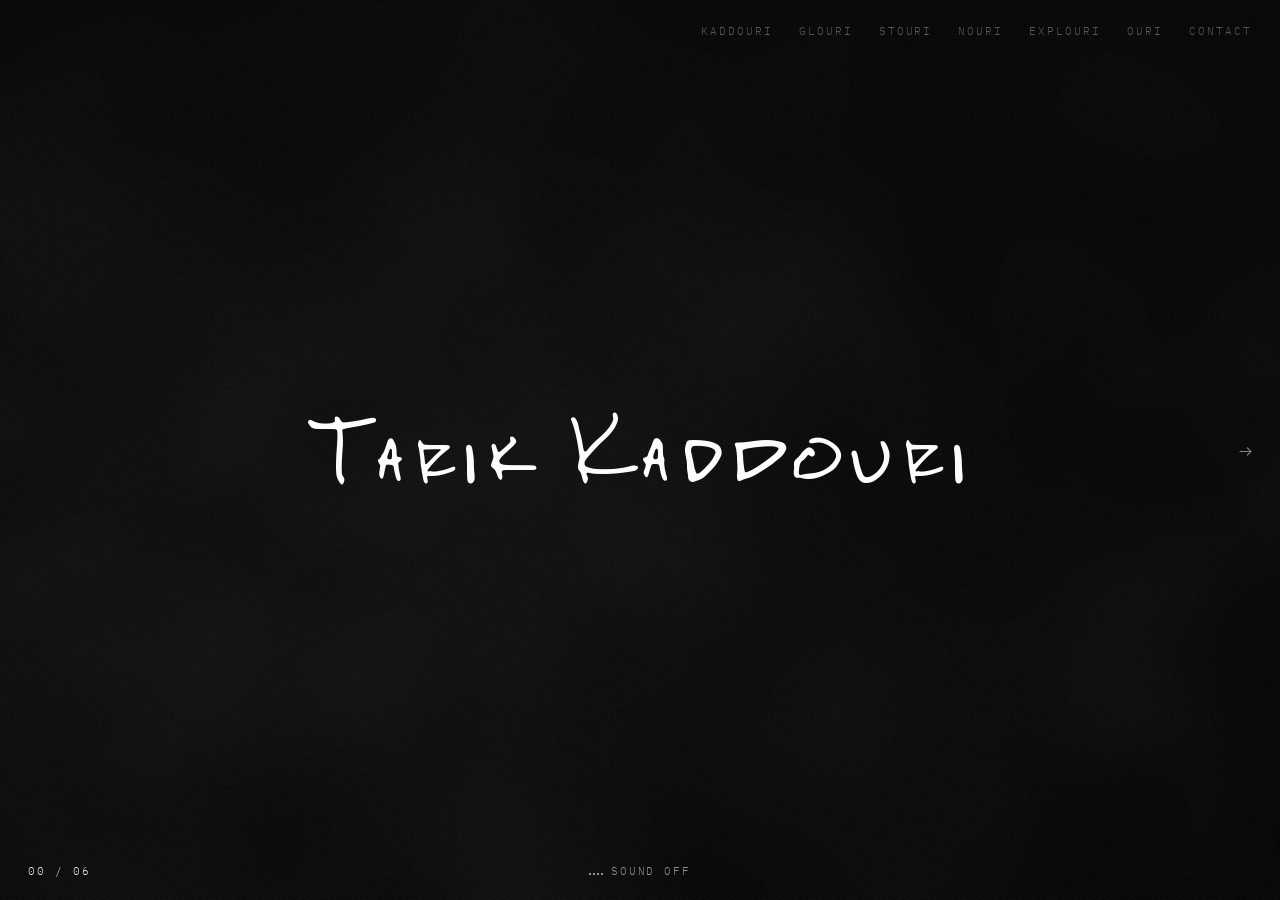
<file: tarikkaddouri-site (12)/index.html>
<!DOCTYPE html>
<html lang="en">
<head>
<meta charset="utf-8">
<meta name="viewport" content="width=device-width, initial-scale=1">
<title>Tarik Kaddouri</title>
<meta name="description" content="Tarik Kaddouri. Creative-commercial partner. Moroccan, American.">
<meta name="theme-color" content="#000000">
<meta property="og:type" content="website">
<meta property="og:url" content="https://tarikkaddouri.com/">
<meta property="og:title" content="Tarik Kaddouri">
<meta property="og:description" content="Creative-commercial partner. Moroccan, American.">
<meta property="og:image" content="https://tarikkaddouri.com/og.jpg">
<meta property="og:image:width" content="1200">
<meta property="og:image:height" content="630">
<meta name="twitter:card" content="summary_large_image">
<meta name="twitter:title" content="Tarik Kaddouri">
<meta name="twitter:description" content="Creative-commercial partner. Moroccan, American.">
<meta name="twitter:image" content="https://tarikkaddouri.com/og.jpg">
<link rel="icon" href="favicon.svg" type="image/svg+xml">
<link rel="icon" href="favicon-32.png" sizes="32x32" type="image/png">
<link rel="apple-touch-icon" href="apple-touch-icon.png">

<link rel="preconnect" href="https://fonts.googleapis.com">
<link rel="preconnect" href="https://fonts.gstatic.com" crossorigin>
<link href="https://fonts.googleapis.com/css2?family=IBM+Plex+Mono:wght@300;400&display=swap" rel="stylesheet">
<link rel="preload" href="fonts/TKHand-Regular.ttf" as="font" type="font/ttf" crossorigin>
<link rel="stylesheet" href="site.css">
<link rel="preconnect" href="https://cdn.syngency.com">
</head>
<body>

<main id="stage" aria-live="polite">
  <div class="frame intro on" id="intro">
    <div class="floor"><span class="hand">Tarik Kaddouri</span></div>
  </div>
</main>

<canvas id="light" aria-hidden="true"></canvas>
<div class="grain" aria-hidden="true"></div>

<header class="ui">
  <button class="name hand" id="home" aria-label="Tarik Kaddouri, back to the start">Tarik Kaddouri<span class="dot"><i></i></span></button>
  <nav>
    <a href="#kaddouri" data-win="about">Kaddouri</a>
    <a href="#glouri" data-world="glouri">Glouri</a>
    <a href="#stouri" data-world="stouri">STOURI</a>
    <a href="#nouri" data-world="nouri">Nouri</a>
    <a href="#explouri" data-world="explouri">Explouri</a>
    <a href="#ouri" data-world="ouri">Ouri</a>
    <a href="mailto:tkaddouri@icloud.com">Contact</a>
  </nav>
</header>

<button class="adv ui" id="adv" aria-label="Next film"><span class="adv-n" id="advn">01</span><span class="adv-a">→</span></button>
<button class="adv prev ui" id="prv" aria-label="Previous film"><span class="adv-a">←</span></button>
<div class="spec ui" id="spec" aria-hidden="true">
  <i class="c tl"></i><i class="c tr"></i><i class="c bl"></i><i class="c br"></i>
  <div class="data" id="specdata"></div>
</div>

<footer class="ui">
  <div id="count">00 / 00</div>
  <button id="snd" class="snd" aria-pressed="false">Sound off</button>
  <div id="hint"></div>
  <div id="cap"></div>
</footer>

<section class="win" id="win-about" role="dialog" aria-label="About" hidden>
  <div class="bar"><span>TK—000 · Kaddouri</span><span><button class="x" aria-label="Close">×</button></span></div>
  <div class="body">
    <div class="ab-role">Creative-commercial partner</div>
    <p class="ab-line">Moroccan, American.</p>
    <div class="ab-rule"></div>
    <p class="credo hand">Go first.<br>Bring everyone.</p>
    <img class="sig" src="assets/signature.png" alt="TK">
  </div>
</section>

<section class="win" id="win-contact" role="dialog" aria-label="Contact" hidden>
  <div class="bar"><span>TK—∞ · Contact</span><span><button class="x" aria-label="Close">×</button></span></div>
  <div class="body mono">
    <div class="row"><span>Direct</span><a href="mailto:tkaddouri@icloud.com">tkaddouri@icloud.com</a></div>
    <div class="row"><span>Image</span><span>Ouri · <a href="https://theoptionagency.com/divisions/portland-actors/portfolios/tarik-kaddouri" target="_blank" rel="noopener">Option Agency</a></span></div>
    <div class="row"><span>Work</span><span><a href="https://www.studiolinq.com" target="_blank" rel="noopener">Glouri</a> · <a href="https://www.stouri.co" target="_blank" rel="noopener">stouri.co</a> · <a href="https://nouriwebstore.netlify.app/" target="_blank" rel="noopener">Nouri</a></span></div>
  </div>
</section>


<section class="win world" id="win-world" role="dialog" aria-label="Work" hidden>
  <div class="bar"><span id="wno">TK</span><span><button class="x" aria-label="Close">×</button></span></div>
  <div class="body">
    <div class="w-stage" id="wstage"></div>
    <div class="w-meta">
      <div><div class="w-title hand" id="wtitle"></div><div class="w-line" id="wline"></div></div>
      <div class="w-right"><div class="w-cap" id="wcap"></div><a class="w-link" id="wlink" target="_blank" rel="noopener"></a></div>
    </div>
    <div class="w-thumbs" id="wthumbs"></div>
  </div>
</section>

<div id="cursor" aria-hidden="true"><span class="cdot"><i></i></span></div>

<script src="images.js"></script>
<script src="work.js"></script>
<script src="site.js"></script>
<script src="sound.js"></script>
</body>
</html>
</file>
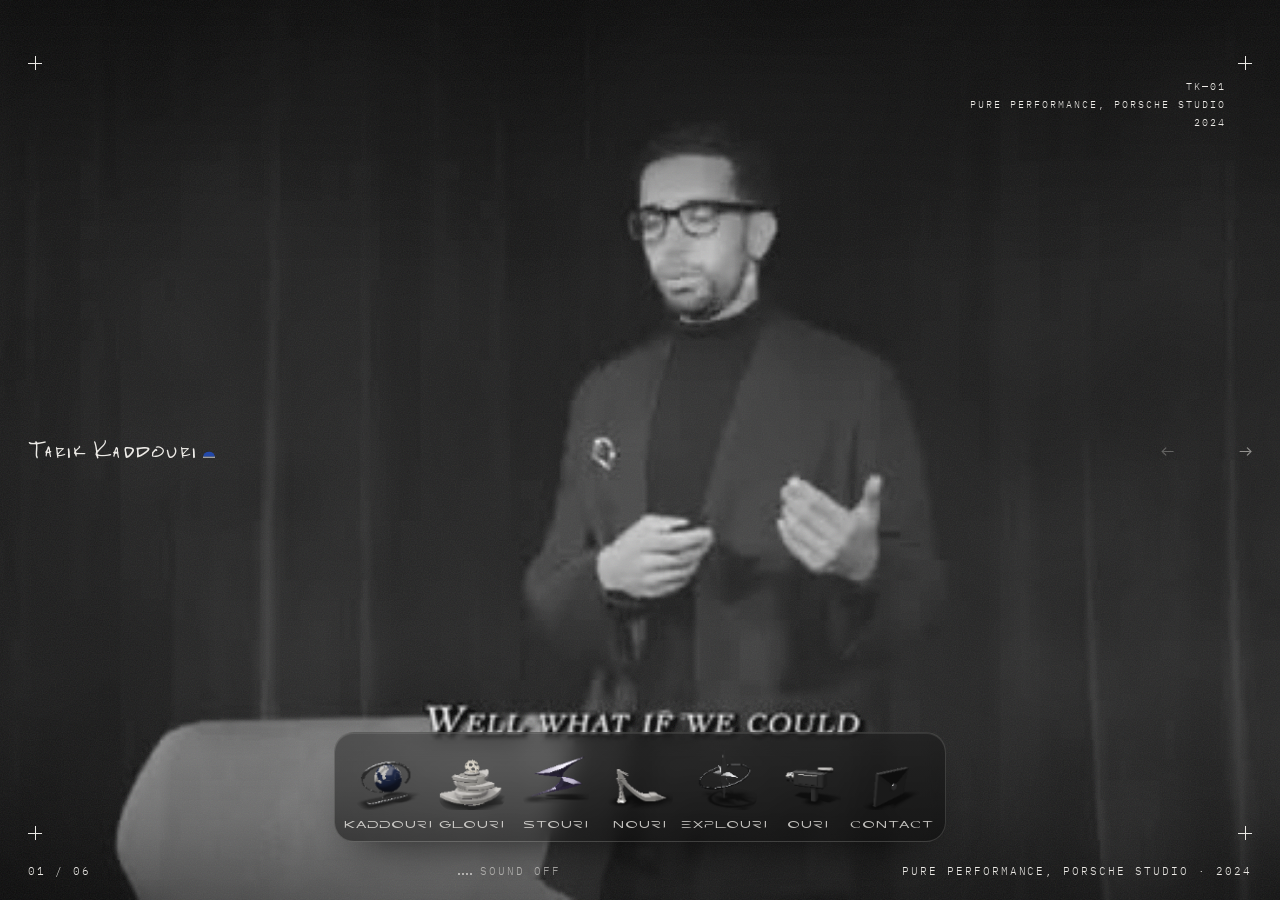
<file: tarikkaddouri-site-noir 3/index.html>
<!DOCTYPE html>
<html lang="en">
<head>
<meta charset="utf-8">
<meta name="viewport" content="width=device-width, initial-scale=1">
<title>Tarik Kaddouri</title>
<meta name="description" content="Tarik Kaddouri. Creative-commercial partner. Moroccan, American.">
<meta name="theme-color" content="#000000">
<meta property="og:type" content="website">
<meta property="og:url" content="https://tarikkaddouri.com/">
<meta property="og:title" content="Tarik Kaddouri">
<meta property="og:description" content="Creative-commercial partner. Moroccan, American.">
<meta property="og:image" content="https://tarikkaddouri.com/og-noir.jpg">
<meta property="og:image:width" content="1200">
<meta property="og:image:height" content="630">
<meta name="twitter:card" content="summary_large_image">
<meta name="twitter:title" content="Tarik Kaddouri">
<meta name="twitter:description" content="Creative-commercial partner. Moroccan, American.">
<meta name="twitter:image" content="https://tarikkaddouri.com/og-noir.jpg">
<link rel="icon" href="favicon.svg" type="image/svg+xml">
<link rel="icon" href="favicon-32.png" sizes="32x32" type="image/png">
<link rel="apple-touch-icon" href="apple-touch-icon.png">

<link rel="preconnect" href="https://fonts.googleapis.com">
<link rel="preconnect" href="https://fonts.gstatic.com" crossorigin>
<link href="https://fonts.googleapis.com/css2?family=IBM+Plex+Mono:wght@300;400&display=swap" rel="stylesheet">
<link rel="preload" href="fonts/TKHand-Regular.ttf" as="font" type="font/ttf" crossorigin>
<link rel="stylesheet" href="site.css">
<link rel="preconnect" href="https://cdn.syngency.com">
</head>
<body>

<main id="stage" aria-live="polite">
  <div class="frame intro on" id="intro">
    <div class="floor"><span class="hand">Tarik Kaddouri</span></div>
  </div>
</main>

<canvas id="light" aria-hidden="true"></canvas>
<div class="grain" aria-hidden="true"></div>

<header class="ui">
  <button class="name hand" id="home" aria-label="Tarik Kaddouri, back to the start">Tarik Kaddouri<span class="dot"><i></i></span></button>
  <nav class="desk dock" aria-label="Ventures">
    <a class="obj" href="#kaddouri" data-win="about" data-o="0" aria-label="Kaddouri, about Tarik"><canvas aria-hidden="true"></canvas><span class="lbl">Kaddouri</span></a>
    <a class="obj" href="#glouri" data-world="glouri" data-o="1" aria-label="Glouri"><canvas aria-hidden="true"></canvas><span class="lbl">Glouri</span></a>
    <a class="obj" href="#stouri" data-world="stouri" data-o="2" aria-label="STOURI"><canvas aria-hidden="true"></canvas><span class="lbl">STOURI</span></a>
    <a class="obj" href="#nouri" data-world="nouri" data-o="3" aria-label="Nouri"><canvas aria-hidden="true"></canvas><span class="lbl">Nouri</span></a>
    <a class="obj" href="#explouri" data-world="explouri" data-o="4" aria-label="Explouri"><canvas aria-hidden="true"></canvas><span class="lbl">Explouri</span></a>
    <a class="obj" href="#ouri" data-world="ouri" data-o="5" aria-label="Ouri"><canvas aria-hidden="true"></canvas><span class="lbl">Ouri</span></a>
    <a class="obj" href="mailto:tkaddouri@icloud.com"  data-o="6" aria-label="Contact, email Tarik"><canvas aria-hidden="true"></canvas><span class="lbl">Contact</span></a>
  </nav>
</header>

<button class="adv ui" id="adv" aria-label="Next film"><span class="adv-n" id="advn">01</span><span class="adv-a">→</span></button>
<button class="adv prev ui" id="prv" aria-label="Previous film"><span class="adv-a">←</span></button>
<div class="spec ui" id="spec" aria-hidden="true">
  <i class="c tl"></i><i class="c tr"></i><i class="c bl"></i><i class="c br"></i>
  <div class="data" id="specdata"></div>
</div>

<footer class="ui">
  <div id="count">00 / 00</div>
  <button id="snd" class="snd" aria-pressed="false">Sound off</button>
  <div id="hint"></div>
  <div id="cap"></div>
</footer>

<section class="win" id="win-about" role="dialog" aria-label="About" hidden>
  <div class="bar"><span class="wtag"><canvas class="wobj" aria-hidden="true"></canvas><span>TK—000 · Kaddouri</span></span><span><button class="x" aria-label="Close">×</button></span></div>
  <div class="body">
    <div class="ab-role">Creative-commercial partner</div>
    <p class="ab-line">Moroccan, American.</p>
    <div class="ab-rule"></div>
    <p class="credo hand">Go first.<br>Bring everyone.</p>
    <img class="sig" src="assets/signature.png" alt="TK">
  </div>
</section>

<section class="win" id="win-contact" role="dialog" aria-label="Contact" hidden>
  <div class="bar"><span>TK—∞ · Contact</span><span><button class="x" aria-label="Close">×</button></span></div>
  <div class="body mono">
    <div class="row"><span>Direct</span><a href="mailto:tkaddouri@icloud.com">tkaddouri@icloud.com</a></div>
    <div class="row"><span>Image</span><span>Ouri · <a href="https://theoptionagency.com/divisions/portland-actors/portfolios/tarik-kaddouri" target="_blank" rel="noopener">Option Agency</a></span></div>
    <div class="row"><span>Work</span><span><a href="https://www.studiolinq.com" target="_blank" rel="noopener">Glouri</a> · <a href="https://www.stouri.co" target="_blank" rel="noopener">stouri.co</a> · <a href="https://nouriwebstore.netlify.app/" target="_blank" rel="noopener">Nouri</a></span></div>
  </div>
</section>


<section class="win world" id="win-world" role="dialog" aria-label="Work" hidden>
  <div class="bar"><span class="wtag"><canvas class="wobj" aria-hidden="true"></canvas><span id="wno">TK</span></span><span><button class="x" aria-label="Close">×</button></span></div>
  <div class="body">
    <div class="w-stage" id="wstage"></div>
    <div class="w-meta">
      <div><div class="w-title hand" id="wtitle"></div><div class="w-line" id="wline"></div></div>
      <div class="w-right"><div class="w-cap" id="wcap"></div><a class="w-link" id="wlink" target="_blank" rel="noopener"></a></div>
    </div>
    <div class="w-thumbs" id="wthumbs"></div>
  </div>
</section>

<div id="cursor" aria-hidden="true"><span class="cdot"><i></i></span></div>

<script src="images.js"></script>
<script src="work.js"></script>
<script src="site.js"></script>
<script src="desk.js"></script>
<script src="sound.js"></script>
</body>
</html>
</file>
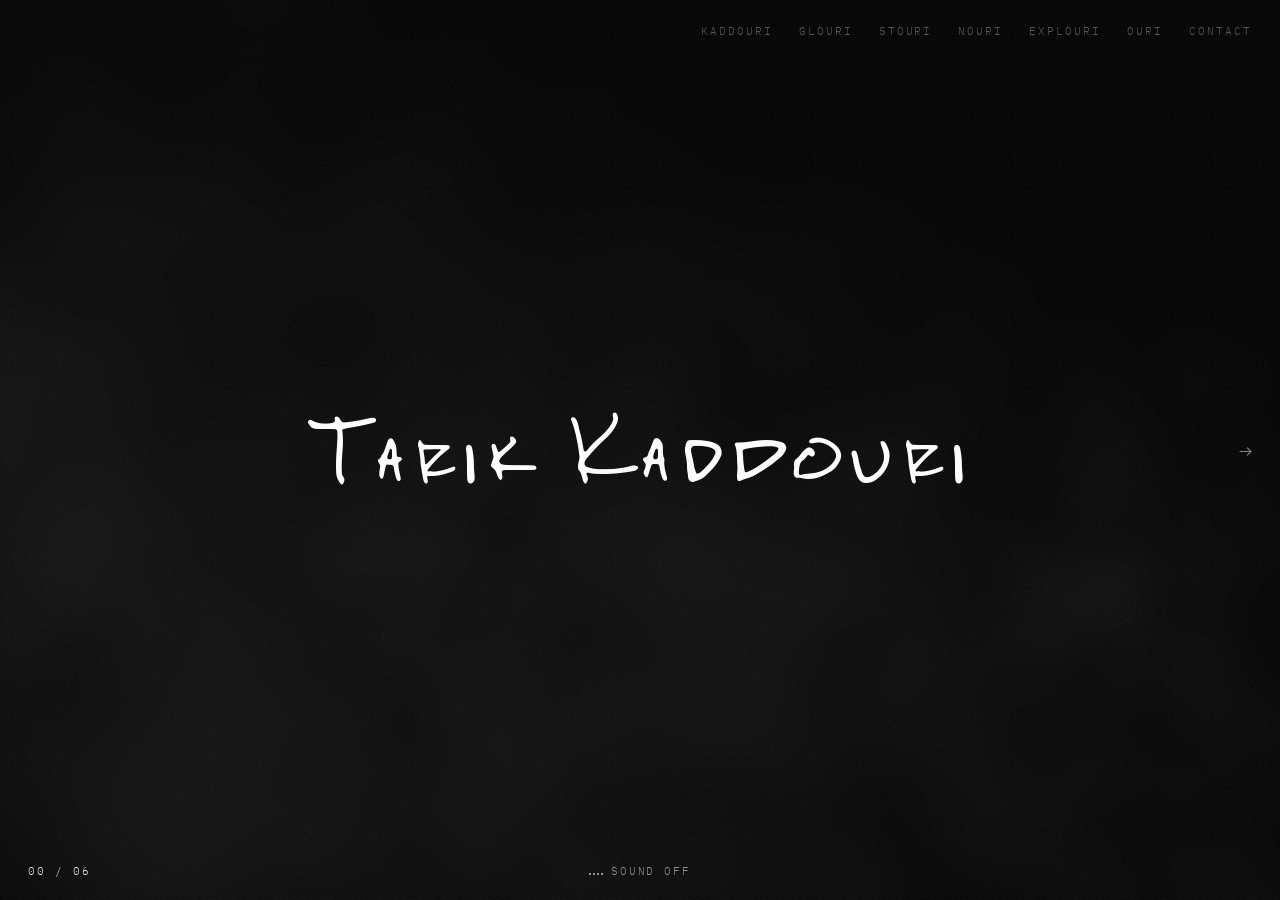
<file: tarikkaddouri-site-noir/index.html>
<!DOCTYPE html>
<html lang="en">
<head>
<meta charset="utf-8">
<meta name="viewport" content="width=device-width, initial-scale=1">
<title>Tarik Kaddouri</title>
<meta name="description" content="Tarik Kaddouri. Creative-commercial partner. Moroccan, American.">
<meta name="theme-color" content="#000000">
<meta property="og:type" content="website">
<meta property="og:url" content="https://tarikkaddouri.com/">
<meta property="og:title" content="Tarik Kaddouri">
<meta property="og:description" content="Creative-commercial partner. Moroccan, American.">
<meta property="og:image" content="https://tarikkaddouri.com/og-noir.jpg">
<meta property="og:image:width" content="1200">
<meta property="og:image:height" content="630">
<meta name="twitter:card" content="summary_large_image">
<meta name="twitter:title" content="Tarik Kaddouri">
<meta name="twitter:description" content="Creative-commercial partner. Moroccan, American.">
<meta name="twitter:image" content="https://tarikkaddouri.com/og-noir.jpg">
<link rel="icon" href="favicon.svg" type="image/svg+xml">
<link rel="icon" href="favicon-32.png" sizes="32x32" type="image/png">
<link rel="apple-touch-icon" href="apple-touch-icon.png">

<link rel="preconnect" href="https://fonts.googleapis.com">
<link rel="preconnect" href="https://fonts.gstatic.com" crossorigin>
<link href="https://fonts.googleapis.com/css2?family=IBM+Plex+Mono:wght@300;400&display=swap" rel="stylesheet">
<link rel="preload" href="fonts/TKHand-Regular.ttf" as="font" type="font/ttf" crossorigin>
<link rel="stylesheet" href="site.css">
<link rel="preconnect" href="https://cdn.syngency.com">
</head>
<body>

<main id="stage" aria-live="polite">
  <div class="frame intro on" id="intro">
    <div class="floor"><span class="hand">Tarik Kaddouri</span></div>
  </div>
</main>

<canvas id="light" aria-hidden="true"></canvas>
<div class="grain" aria-hidden="true"></div>

<header class="ui">
  <button class="name hand" id="home" aria-label="Tarik Kaddouri, back to the start">Tarik Kaddouri<span class="dot"><i></i></span></button>
  <nav>
    <a href="#kaddouri" data-win="about">Kaddouri</a>
    <a href="#glouri" data-world="glouri">Glouri</a>
    <a href="#stouri" data-world="stouri">STOURI</a>
    <a href="#nouri" data-world="nouri">Nouri</a>
    <a href="#explouri" data-world="explouri">Explouri</a>
    <a href="#ouri" data-world="ouri">Ouri</a>
    <a href="mailto:tkaddouri@icloud.com">Contact</a>
  </nav>
</header>

<button class="adv ui" id="adv" aria-label="Next film"><span class="adv-n" id="advn">01</span><span class="adv-a">→</span></button>
<button class="adv prev ui" id="prv" aria-label="Previous film"><span class="adv-a">←</span></button>
<div class="spec ui" id="spec" aria-hidden="true">
  <i class="c tl"></i><i class="c tr"></i><i class="c bl"></i><i class="c br"></i>
  <div class="data" id="specdata"></div>
</div>

<footer class="ui">
  <div id="count">00 / 00</div>
  <button id="snd" class="snd" aria-pressed="false">Sound off</button>
  <div id="hint"></div>
  <div id="cap"></div>
</footer>

<section class="win" id="win-about" role="dialog" aria-label="About" hidden>
  <div class="bar"><span>TK—000 · Kaddouri</span><span><button class="x" aria-label="Close">×</button></span></div>
  <div class="body">
    <div class="ab-role">Creative-commercial partner</div>
    <p class="ab-line">Moroccan, American.</p>
    <div class="ab-rule"></div>
    <p class="credo hand">Go first.<br>Bring everyone.</p>
    <img class="sig" src="assets/signature.png" alt="TK">
  </div>
</section>

<section class="win" id="win-contact" role="dialog" aria-label="Contact" hidden>
  <div class="bar"><span>TK—∞ · Contact</span><span><button class="x" aria-label="Close">×</button></span></div>
  <div class="body mono">
    <div class="row"><span>Direct</span><a href="mailto:tkaddouri@icloud.com">tkaddouri@icloud.com</a></div>
    <div class="row"><span>Image</span><span>Ouri · <a href="https://theoptionagency.com/divisions/portland-actors/portfolios/tarik-kaddouri" target="_blank" rel="noopener">Option Agency</a></span></div>
    <div class="row"><span>Work</span><span><a href="https://www.studiolinq.com" target="_blank" rel="noopener">Glouri</a> · <a href="https://www.stouri.co" target="_blank" rel="noopener">stouri.co</a> · <a href="https://nouriwebstore.netlify.app/" target="_blank" rel="noopener">Nouri</a></span></div>
  </div>
</section>


<section class="win world" id="win-world" role="dialog" aria-label="Work" hidden>
  <div class="bar"><span id="wno">TK</span><span><button class="x" aria-label="Close">×</button></span></div>
  <div class="body">
    <div class="w-stage" id="wstage"></div>
    <div class="w-meta">
      <div><div class="w-title hand" id="wtitle"></div><div class="w-line" id="wline"></div></div>
      <div class="w-right"><div class="w-cap" id="wcap"></div><a class="w-link" id="wlink" target="_blank" rel="noopener"></a></div>
    </div>
    <div class="w-thumbs" id="wthumbs"></div>
  </div>
</section>

<div id="cursor" aria-hidden="true"><span class="cdot"><i></i></span></div>

<script src="images.js"></script>
<script src="work.js"></script>
<script src="site.js"></script>
<script src="sound.js"></script>
</body>
</html>
</file>
<file: tarikkaddouri-site (12)/site.css>
@font-face{font-family:'TK Hand';src:url(fonts/TKHand-Regular.ttf) format('truetype');font-display:block}
:root{--cob:#2348A8;--w:#ECEAE6;--mute:rgba(236,234,230,.45);--mono:'IBM Plex Mono',ui-monospace,monospace}
*{box-sizing:border-box;margin:0;padding:0}
html,body{height:100%;background:#000;color:var(--w);overflow:hidden}
body{font-family:var(--mono);font-weight:300;-webkit-font-smoothing:antialiased}
@media (pointer:fine){body,body *{cursor:none!important}}
.hand{font-family:'TK Hand',cursive;font-weight:400}
a{color:inherit}
button{font:inherit;color:inherit;background:none;border:0}

/* frames */
#stage{position:fixed;inset:0;z-index:1}
.frame{position:absolute;inset:0;opacity:0;transition:opacity 1.6s ease;will-change:opacity}
.frame.on{opacity:1}
.frame img,.frame video{width:100%;height:100%;object-fit:cover;display:block;filter:grayscale(1) contrast(1.08)}
.frame.contain img,.frame.contain video{object-fit:contain;padding:9vh 6vw}
.frame .missing{position:absolute;inset:0;display:flex;align-items:center;justify-content:center;background:radial-gradient(ellipse at 50% 45%,#2a2a2a,#050505 70%);font-size:11px;letter-spacing:.2em;text-transform:uppercase;color:var(--mute)}

/* intro: name projected on the floor */

.floor{position:absolute;left:50%;top:50%;transform:translate(-50%,-50%);white-space:nowrap}
.floor span{font-size:clamp(48px,8vw,140px);color:#fff}

/* light + grain */
#light{position:fixed;inset:0;width:100%;height:100%;z-index:2;pointer-events:none}
.grain{position:fixed;inset:-50%;z-index:3;pointer-events:none;opacity:.09;background-image:url("data:image/svg+xml;utf8,<svg xmlns='http://www.w3.org/2000/svg' width='200' height='200'><filter id='n'><feTurbulence type='fractalNoise' baseFrequency='.85' numOctaves='2' stitchTiles='stitch'/></filter><rect width='200' height='200' filter='url(%23n)'/></svg>");animation:grain 1s steps(6) infinite}
@keyframes grain{0%{transform:translate(0,0)}20%{transform:translate(-3%,2%)}40%{transform:translate(2%,-4%)}60%{transform:translate(-4%,-1%)}80%{transform:translate(3%,3%)}100%{transform:translate(0,0)}}

/* chrome */
.ui{position:fixed;z-index:5}
header{left:0;right:0;top:0;display:flex;justify-content:space-between;align-items:flex-start;padding:24px 28px}
.name{font-size:26px;line-height:.8;display:inline-flex;align-items:flex-end;gap:5px;padding:4px 0}
.dot{position:relative;display:inline-block;width:12px;height:6px;overflow:hidden;border-bottom:1.5px solid currentColor;margin-bottom:3px}
.dot i{position:absolute;left:0;top:0;width:12px;height:12px;border-radius:50%;background:var(--cob);animation:rise 6s ease-in-out infinite}
@keyframes rise{0%,100%{transform:translateY(100%)}45%,60%{transform:translateY(0)}}
nav{display:flex;gap:26px;font-size:11px;letter-spacing:.18em;text-transform:uppercase;opacity:.35;transition:opacity .6s}
header:hover nav,nav:focus-within{opacity:1}
@media (pointer:coarse){nav{opacity:.8}}
nav a{text-decoration:none}
nav a:hover,nav button:hover{color:#fff}
footer{left:0;right:0;bottom:0;display:flex;justify-content:space-between;align-items:flex-end;gap:20px;padding:22px 28px;font-size:11px;letter-spacing:.18em;text-transform:uppercase}
#count{min-width:90px}
#hint{color:var(--mute);transition:opacity 1.2s}
#cap{text-align:right;min-width:90px}

/* spec marks */
.spec{inset:56px 28px 60px;pointer-events:none;opacity:0;transition:opacity .25s}
.spec.on{opacity:1}
.spec .c{position:absolute;width:14px;height:14px}
.spec .c::before,.spec .c::after{content:'';position:absolute;background:var(--w)}
.spec .c::before{left:6.5px;top:0;width:1px;height:14px}.spec .c::after{left:0;top:6.5px;width:14px;height:1px}
.spec .tl{left:0;top:0}.spec .tr{right:0;top:0}.spec .bl{left:0;bottom:0}.spec .br{right:0;bottom:0}
.spec .data{position:absolute;right:26px;top:22px;text-align:right;font-size:10px;line-height:1.8;letter-spacing:.2em;text-transform:uppercase}
.spec.flick{animation:flick .5s steps(5)}
@keyframes flick{0%{opacity:0}20%{opacity:1}40%{opacity:.2}60%{opacity:1}80%{opacity:.5}100%{opacity:1}}

/* windows */
.win{position:fixed;z-index:6;left:50%;top:50%;width:min(520px,90vw);transform:translate(-50%,-50%);background:#000;border:1px solid var(--w);clip-path:inset(50% 0 50% 0);transition:clip-path .45s cubic-bezier(.7,0,.2,1),transform .42s cubic-bezier(.6,0,.4,1),opacity .42s}
.win.open{clip-path:inset(0 0 0 0)}
.win.closing{transform:translate(-50%,-50%) scale(.02);opacity:0}
.win .bar{display:flex;justify-content:space-between;align-items:center;padding:9px 12px;border-bottom:1px solid var(--w);font-size:10px;letter-spacing:.2em;text-transform:uppercase;user-select:none;cursor:grab}
.win .x{font-size:15px;line-height:1;padding:0 2px}
.win .body{padding:28px 26px 26px;opacity:0;transition:opacity .9s ease .25s}
.win.open .body{opacity:1}
.win p{font-size:14px;line-height:1.75;letter-spacing:.02em}
.win .sig{display:block;width:130px;margin:22px 0 0 auto;opacity:.9}
.win .row{display:flex;justify-content:space-between;gap:20px;padding:12px 0;border-bottom:1px solid rgba(236,234,230,.18);font-size:12px;letter-spacing:.08em}
.win .row:last-child{border-bottom:0}
.win .row span:first-child{color:var(--mute);text-transform:uppercase;letter-spacing:.2em;font-size:10px;padding-top:2px}

/* cursor: the blue dot */
#cursor{position:fixed;z-index:10000;left:0;top:0;width:10px;height:10px;margin:-5px 0 0 -5px;border-radius:50%;background:var(--cob);box-shadow:0 0 12px rgba(35,72,168,.9);pointer-events:none;opacity:0;transition:opacity .3s,width .2s,height .2s,margin .2s}
#cursor.big{width:16px;height:16px;margin:-8px 0 0 -8px}
@media (pointer:coarse){#cursor{display:none}}

@media (max-width:640px){
  header{padding:18px}nav{gap:14px;letter-spacing:.12em}.name{font-size:22px}
  footer{padding:16px 18px}#hint{display:none}
  .spec{inset:52px 18px 52px}
}
@media (prefers-reduced-motion:reduce){.grain,.dot i{animation:none}.frame,.win,.win .body{transition-duration:.01s}}
.iris{left:50%;bottom:22px;transform:translateX(-50%);font-size:11px;letter-spacing:.2em;text-transform:uppercase;opacity:0;transition:opacity .4s;pointer-events:none}
.iris.on{opacity:1}
.win .credo{font-size:30px;line-height:1;margin-top:22px;color:#fff;letter-spacing:0}
nav button{text-transform:uppercase}
.win .x{padding:6px 10px;margin:-6px -10px;font-size:18px}

#win-about{width:min(560px,90vw)}
#win-about .body{padding:44px 44px 36px}
.ab-role{font-size:10px;letter-spacing:.32em;text-transform:uppercase;color:var(--mute);margin-bottom:26px}
.ab-line{font-size:15px;line-height:1.7;letter-spacing:.02em}
.ab-rule{width:28px;height:1px;background:var(--w);opacity:.5;margin:40px 0 34px}
#win-about .credo{font-size:46px;line-height:1.02;margin:0;color:#fff}
#win-about .sig{width:110px;margin:46px 0 0 auto;opacity:.75}
/* scrims so the type reads over bright film */
#stage::before,#stage::after{content:'';position:absolute;left:0;right:0;z-index:2;pointer-events:none}
#stage::before{top:0;height:260px;background:linear-gradient(rgba(0,0,0,.5),rgba(0,0,0,.28) 35%,rgba(0,0,0,.1) 65%,transparent)}
#stage::after{bottom:0;height:240px;background:linear-gradient(transparent,rgba(0,0,0,.1) 35%,rgba(0,0,0,.28) 65%,rgba(0,0,0,.5))}

/* world pop-ups */
.win.world{width:min(1040px,92vw)}
.win.world .body{padding:0}
.w-stage{position:relative;aspect-ratio:16/10;background:#000;overflow:hidden;cursor:ew-resize}
.w-stage>*{position:absolute;inset:0;width:100%;height:100%;object-fit:cover;opacity:0;transition:opacity .6s ease;filter:grayscale(1) contrast(1.05) brightness(.9)}
.w-stage>.on{opacity:1}
.w-stage:hover>*{filter:none}
.w-meta{display:flex;justify-content:space-between;align-items:flex-end;gap:24px;padding:22px 24px 6px}
.w-title{font-size:40px;line-height:.9}
.w-line{font-size:12px;letter-spacing:.06em;color:var(--mute);margin-top:10px}
.w-right{text-align:right;display:flex;flex-direction:column;gap:10px;align-items:flex-end}
.w-cap{font-size:10px;letter-spacing:.2em;text-transform:uppercase}
.w-link{font-size:11px;letter-spacing:.18em;text-transform:uppercase;text-decoration:none;border-bottom:1px solid var(--w);padding-bottom:2px}
.w-link::after{content:' ↗'}
.w-thumbs{display:flex;gap:6px;padding:14px 24px 22px}
.w-thumbs button{flex:1;font-size:10px;letter-spacing:.2em;text-align:left;padding:8px 0 0;border-top:1px solid rgba(236,234,230,.25);color:var(--mute);cursor:pointer}
.w-thumbs button.on{border-top-color:var(--w);color:var(--w)}
@media (max-width:640px){.w-meta{flex-direction:column;align-items:flex-start}.w-right{align-items:flex-start;text-align:left}.w-title{font-size:32px}}

/* forward: always one step ahead */
.adv{right:22px;top:50%;transform:translateY(-50%);display:flex;align-items:center;gap:12px;padding:20px 6px 20px 30px;font-size:11px;letter-spacing:.2em;cursor:pointer;opacity:.55;transition:opacity .4s}
.adv:hover{opacity:1}
.adv-a{font-size:22px;letter-spacing:0;display:inline-block;animation:nudge 2.4s ease-in-out infinite}
.adv-n{opacity:0;transform:translateX(6px);transition:opacity .4s,transform .4s}
.adv:hover .adv-n{opacity:1;transform:none}
@keyframes nudge{0%,100%{transform:translateX(0);opacity:.6}50%{transform:translateX(7px);opacity:1}}
.adv.prev{right:auto;left:22px;padding:20px 30px 20px 6px;opacity:0;pointer-events:none}
.adv.prev .adv-a{animation:none}
.adv.prev.on{opacity:.3;pointer-events:auto}.adv.prev.on:hover{opacity:.9}
@media (prefers-reduced-motion:reduce){.adv-a{animation:none}}
.win.world{max-height:calc(100vh - 110px);top:calc(50% + 20px)}
.w-stage{aspect-ratio:auto;height:min(58vh,calc((92vw) * .6))}

/* cursor = the rising sun from the wordmark */
#cursor{width:auto!important;height:auto!important;margin:0!important;background:none!important;box-shadow:none!important;border-radius:0!important}
#cursor .cdot{position:absolute;left:-9px;top:-9px;display:block;width:18px;height:9px;overflow:hidden;border-bottom:1.5px solid #ECEAE6;transition:transform .2s}
#cursor .cdot i{position:absolute;left:0;top:0;width:18px;height:18px;border-radius:50%;background:var(--cob);animation:rise 4.8s ease-in-out infinite}
#cursor.big .cdot{transform:scale(1.5)}

/* intro: the name develops out of the dark */
.intro .floor span{animation:develop 2.2s ease-out both .3s}
@keyframes develop{0%{opacity:0}100%{opacity:1}}


.snd{font-size:11px;letter-spacing:.18em;text-transform:uppercase;cursor:pointer;opacity:.6;transition:opacity .3s;display:inline-flex;align-items:center;gap:8px}
.snd:hover{opacity:1}
.snd::before{content:'';width:14px;height:8px;background:linear-gradient(90deg,currentColor 0 2px,transparent 2px 4px,currentColor 4px 6px,transparent 6px 8px,currentColor 8px 10px,transparent 10px 12px,currentColor 12px 14px);transform:scaleY(.25);transform-origin:bottom;transition:transform .4s}
.snd[aria-pressed=true]::before{animation:eq 1.2s ease-in-out infinite}
@keyframes eq{0%,100%{transform:scaleY(.35)}50%{transform:scaleY(1)}}
#hint{display:none}
/* name sits middle-left */
header .name{position:fixed;left:28px;top:50%;transform:translateY(-50%);z-index:6}
/* back arrow moves beside the forward arrow */
.adv.prev{left:auto;right:96px;padding:20px 10px}
header{justify-content:flex-end}
.snd{position:relative;left:0}

.w-stage>.contain{object-fit:contain;background:#05070f}

/* small name hides while the big intro name is on screen */
body.intro-on header .name{opacity:0;pointer-events:none}
header .name{transition:opacity .8s ease}

@media (max-width:760px){
  header{flex-direction:column;align-items:flex-start;gap:14px;padding:16px 16px 0}
  header .name{position:static;transform:none;font-size:22px}
  nav{flex-wrap:wrap;gap:10px 16px;font-size:10px;letter-spacing:.14em;opacity:.85}
  .floor span{font-size:clamp(38px,11vw,64px)}
  #cap{display:none}
  .spec{display:none}
  footer{padding:14px 16px;align-items:center}
  .snd{font-size:10px;white-space:nowrap}
  .adv{right:6px;padding:16px 4px 16px 18px}.adv-n{display:none}
  .adv.prev{right:44px;padding:16px 6px}
  .win,.win.world{width:94vw}
  .win.world{top:calc(50% + 30px);max-height:calc(100vh - 140px)}
  .w-stage{height:42vh}
  .w-thumbs{padding:12px 16px 16px}.w-meta{padding:16px 16px 4px}
  #win-about .body{padding:30px 24px 26px}
  #win-about .credo{font-size:38px}
}
@media (max-width:760px){nav{gap:9px 13px;font-size:9.5px;letter-spacing:.12em}}
body.win-on .adv{opacity:0;pointer-events:none}



/* mobile: windows show the whole widescreen frame */
@media (max-width:760px){
  .w-stage{height:auto;aspect-ratio:16/9}
  .w-stage>*{object-fit:contain;background:#000}
  .win.world{top:50%}
}
@media (max-width:760px){.frame.contain img,.frame.contain video{padding:0}}
</file>
<file: tarikkaddouri-site-noir 3/site.css>
@font-face{font-family:'TK Hand';src:url(fonts/TKHand-Regular.ttf) format('truetype');font-display:block}
:root{--cob:#2348A8;--w:#ECEAE6;--mute:rgba(236,234,230,.45);--mono:'IBM Plex Mono',ui-monospace,monospace}
*{box-sizing:border-box;margin:0;padding:0}
html,body{height:100%;background:#000;color:var(--w);overflow:hidden}
body{font-family:var(--mono);font-weight:300;-webkit-font-smoothing:antialiased}
@media (pointer:fine){body,body *{cursor:none!important}}
.hand{font-family:'TK Hand',cursive;font-weight:400}
a{color:inherit}
button{font:inherit;color:inherit;background:none;border:0}

/* frames */
#stage{position:fixed;inset:0;z-index:1}
.frame{position:absolute;inset:0;opacity:0;transition:opacity 1.6s ease;will-change:opacity}
.frame.on{opacity:1}
.frame img,.frame video{width:100%;height:100%;object-fit:cover;display:block;filter:grayscale(1) contrast(1.08)}
.frame.contain img,.frame.contain video{object-fit:contain;padding:9vh 6vw}
.frame .missing{position:absolute;inset:0;display:flex;align-items:center;justify-content:center;background:radial-gradient(ellipse at 50% 45%,#2a2a2a,#050505 70%);font-size:11px;letter-spacing:.2em;text-transform:uppercase;color:var(--mute)}

/* intro: name projected on the floor */

.floor{position:absolute;left:50%;top:50%;transform:translate(-50%,-50%);white-space:nowrap}
.floor span{font-size:clamp(48px,8vw,140px);color:#fff}

/* light + grain */
#light{position:fixed;inset:0;width:100%;height:100%;z-index:2;pointer-events:none}
.grain{position:fixed;inset:-50%;z-index:3;pointer-events:none;opacity:.09;background-image:url("data:image/svg+xml;utf8,<svg xmlns='http://www.w3.org/2000/svg' width='200' height='200'><filter id='n'><feTurbulence type='fractalNoise' baseFrequency='.85' numOctaves='2' stitchTiles='stitch'/></filter><rect width='200' height='200' filter='url(%23n)'/></svg>");animation:grain 1s steps(6) infinite}
@keyframes grain{0%{transform:translate(0,0)}20%{transform:translate(-3%,2%)}40%{transform:translate(2%,-4%)}60%{transform:translate(-4%,-1%)}80%{transform:translate(3%,3%)}100%{transform:translate(0,0)}}

/* chrome */
.ui{position:fixed;z-index:5}
header{left:0;right:0;top:0;display:flex;justify-content:space-between;align-items:flex-start;padding:24px 28px}
.name{font-size:26px;line-height:.8;display:inline-flex;align-items:flex-end;gap:5px;padding:4px 0}
.dot{position:relative;display:inline-block;width:12px;height:6px;overflow:hidden;border-bottom:1.5px solid currentColor;margin-bottom:3px}
.dot i{position:absolute;left:0;top:0;width:12px;height:12px;border-radius:50%;background:var(--cob);animation:rise 6s ease-in-out infinite}
@keyframes rise{0%,100%{transform:translateY(100%)}45%,60%{transform:translateY(0)}}
nav{display:flex;gap:26px;font-size:11px;letter-spacing:.18em;text-transform:uppercase;opacity:.35;transition:opacity .6s}
header:hover nav,nav:focus-within{opacity:1}
@media (pointer:coarse){nav{opacity:.8}}
nav a{text-decoration:none}
nav a:hover,nav button:hover{color:#fff}
footer{left:0;right:0;bottom:0;display:flex;justify-content:space-between;align-items:flex-end;gap:20px;padding:22px 28px;font-size:11px;letter-spacing:.18em;text-transform:uppercase}
#count{min-width:90px}
#hint{color:var(--mute);transition:opacity 1.2s}
#cap{text-align:right;min-width:90px}

/* spec marks */
.spec{inset:56px 28px 60px;pointer-events:none;opacity:0;transition:opacity .25s}
.spec.on{opacity:1}
.spec .c{position:absolute;width:14px;height:14px}
.spec .c::before,.spec .c::after{content:'';position:absolute;background:var(--w)}
.spec .c::before{left:6.5px;top:0;width:1px;height:14px}.spec .c::after{left:0;top:6.5px;width:14px;height:1px}
.spec .tl{left:0;top:0}.spec .tr{right:0;top:0}.spec .bl{left:0;bottom:0}.spec .br{right:0;bottom:0}
.spec .data{position:absolute;right:26px;top:22px;text-align:right;font-size:10px;line-height:1.8;letter-spacing:.2em;text-transform:uppercase}
.spec.flick{animation:flick .5s steps(5)}
@keyframes flick{0%{opacity:0}20%{opacity:1}40%{opacity:.2}60%{opacity:1}80%{opacity:.5}100%{opacity:1}}

/* windows */
.win{position:fixed;z-index:6;left:50%;top:50%;width:min(520px,90vw);transform:translate(-50%,-50%);background:#000;border:1px solid var(--w);clip-path:inset(50% 0 50% 0);transition:clip-path .45s cubic-bezier(.7,0,.2,1),transform .42s cubic-bezier(.6,0,.4,1),opacity .42s}
.win.open{clip-path:inset(0 0 0 0)}
.win.closing{transform:translate(-50%,-50%) scale(.02);opacity:0}
.win .bar{display:flex;justify-content:space-between;align-items:center;padding:9px 12px;border-bottom:1px solid var(--w);font-size:10px;letter-spacing:.2em;text-transform:uppercase;user-select:none;cursor:grab}
.win .x{font-size:15px;line-height:1;padding:0 2px}
.win .body{padding:28px 26px 26px;opacity:0;transition:opacity .9s ease .25s}
.win.open .body{opacity:1}
.win p{font-size:14px;line-height:1.75;letter-spacing:.02em}
.win .sig{display:block;width:130px;margin:22px 0 0 auto;opacity:.9}
.win .row{display:flex;justify-content:space-between;gap:20px;padding:12px 0;border-bottom:1px solid rgba(236,234,230,.18);font-size:12px;letter-spacing:.08em}
.win .row:last-child{border-bottom:0}
.win .row span:first-child{color:var(--mute);text-transform:uppercase;letter-spacing:.2em;font-size:10px;padding-top:2px}

/* cursor: the blue dot */
#cursor{position:fixed;z-index:10000;left:0;top:0;width:10px;height:10px;margin:-5px 0 0 -5px;border-radius:50%;background:var(--cob);box-shadow:0 0 12px rgba(35,72,168,.9);pointer-events:none;opacity:0;transition:opacity .3s,width .2s,height .2s,margin .2s}
#cursor.big{width:16px;height:16px;margin:-8px 0 0 -8px}
@media (pointer:coarse){#cursor{display:none}}

@media (max-width:640px){
  header{padding:18px}nav{gap:14px;letter-spacing:.12em}.name{font-size:22px}
  footer{padding:16px 18px}#hint{display:none}
  .spec{inset:52px 18px 52px}
}
@media (prefers-reduced-motion:reduce){.grain,.dot i{animation:none}.frame,.win,.win .body{transition-duration:.01s}}
.iris{left:50%;bottom:22px;transform:translateX(-50%);font-size:11px;letter-spacing:.2em;text-transform:uppercase;opacity:0;transition:opacity .4s;pointer-events:none}
.iris.on{opacity:1}
.win .credo{font-size:30px;line-height:1;margin-top:22px;color:#fff;letter-spacing:0}
nav button{text-transform:uppercase}
.win .x{padding:6px 10px;margin:-6px -10px;font-size:18px}

#win-about{width:min(560px,90vw)}
#win-about .body{padding:44px 44px 36px}
.ab-role{font-size:10px;letter-spacing:.32em;text-transform:uppercase;color:var(--mute);margin-bottom:26px}
.ab-line{font-size:15px;line-height:1.7;letter-spacing:.02em}
.ab-rule{width:28px;height:1px;background:var(--w);opacity:.5;margin:40px 0 34px}
#win-about .credo{font-size:46px;line-height:1.02;margin:0;color:#fff}
#win-about .sig{width:110px;margin:46px 0 0 auto;opacity:.75}
/* scrims so the type reads over bright film */
#stage::before,#stage::after{content:'';position:absolute;left:0;right:0;z-index:2;pointer-events:none}
#stage::before{top:0;height:260px;background:linear-gradient(rgba(0,0,0,.5),rgba(0,0,0,.28) 35%,rgba(0,0,0,.1) 65%,transparent)}
#stage::after{bottom:0;height:240px;background:linear-gradient(transparent,rgba(0,0,0,.1) 35%,rgba(0,0,0,.28) 65%,rgba(0,0,0,.5))}

/* world pop-ups */
.win.world{width:min(1040px,92vw)}
.win.world .body{padding:0}
.w-stage{position:relative;aspect-ratio:16/10;background:#000;overflow:hidden;cursor:ew-resize}
.w-stage>*{position:absolute;inset:0;width:100%;height:100%;object-fit:cover;opacity:0;transition:opacity .6s ease;filter:grayscale(1) contrast(1.05) brightness(.9)}
.w-stage>.on{opacity:1}
.w-stage:hover>*{filter:none}
.w-meta{display:flex;justify-content:space-between;align-items:flex-end;gap:24px;padding:22px 24px 6px}
.w-title{font-size:40px;line-height:.9}
.w-line{font-size:12px;letter-spacing:.06em;color:var(--mute);margin-top:10px}
.w-right{text-align:right;display:flex;flex-direction:column;gap:10px;align-items:flex-end}
.w-cap{font-size:10px;letter-spacing:.2em;text-transform:uppercase}
.w-link{font-size:11px;letter-spacing:.18em;text-transform:uppercase;text-decoration:none;border-bottom:1px solid var(--w);padding-bottom:2px}
.w-link::after{content:' ↗'}
.w-thumbs{display:flex;gap:6px;padding:14px 24px 22px}
.w-thumbs button{flex:1;font-size:10px;letter-spacing:.2em;text-align:left;padding:8px 0 0;border-top:1px solid rgba(236,234,230,.25);color:var(--mute);cursor:pointer}
.w-thumbs button.on{border-top-color:var(--w);color:var(--w)}
@media (max-width:640px){.w-meta{flex-direction:column;align-items:flex-start}.w-right{align-items:flex-start;text-align:left}.w-title{font-size:32px}}

/* forward: always one step ahead */
.adv{right:22px;top:50%;transform:translateY(-50%);display:flex;align-items:center;gap:12px;padding:20px 6px 20px 30px;font-size:11px;letter-spacing:.2em;cursor:pointer;opacity:.55;transition:opacity .4s}
.adv:hover{opacity:1}
.adv-a{font-size:22px;letter-spacing:0;display:inline-block;animation:nudge 2.4s ease-in-out infinite}
.adv-n{opacity:0;transform:translateX(6px);transition:opacity .4s,transform .4s}
.adv:hover .adv-n{opacity:1;transform:none}
@keyframes nudge{0%,100%{transform:translateX(0);opacity:.6}50%{transform:translateX(7px);opacity:1}}
.adv.prev{right:auto;left:22px;padding:20px 30px 20px 6px;opacity:0;pointer-events:none}
.adv.prev .adv-a{animation:none}
.adv.prev.on{opacity:.3;pointer-events:auto}.adv.prev.on:hover{opacity:.9}
@media (prefers-reduced-motion:reduce){.adv-a{animation:none}}
.win.world{max-height:calc(100vh - 110px);top:calc(50% + 20px)}
.w-stage{aspect-ratio:auto;height:min(58vh,calc((92vw) * .6))}

/* cursor = the rising sun from the wordmark */
#cursor{width:auto!important;height:auto!important;margin:0!important;background:none!important;box-shadow:none!important;border-radius:0!important}
#cursor .cdot{position:absolute;left:-9px;top:-9px;display:block;width:18px;height:9px;overflow:hidden;border-bottom:1.5px solid #ECEAE6;transition:transform .2s}
#cursor .cdot i{position:absolute;left:0;top:0;width:18px;height:18px;border-radius:50%;background:var(--cob);animation:rise 4.8s ease-in-out infinite}
#cursor.big .cdot{transform:scale(1.5)}

/* intro: the name develops out of the dark */
.intro .floor span{animation:develop 2.2s ease-out both .3s}
@keyframes develop{0%{opacity:0}100%{opacity:1}}


.snd{font-size:11px;letter-spacing:.18em;text-transform:uppercase;cursor:pointer;opacity:.6;transition:opacity .3s;display:inline-flex;align-items:center;gap:8px}
.snd:hover{opacity:1}
.snd::before{content:'';width:14px;height:8px;background:linear-gradient(90deg,currentColor 0 2px,transparent 2px 4px,currentColor 4px 6px,transparent 6px 8px,currentColor 8px 10px,transparent 10px 12px,currentColor 12px 14px);transform:scaleY(.25);transform-origin:bottom;transition:transform .4s}
.snd[aria-pressed=true]::before{animation:eq 1.2s ease-in-out infinite}
@keyframes eq{0%,100%{transform:scaleY(.35)}50%{transform:scaleY(1)}}
#hint{display:none}
/* name sits middle-left */
header .name{position:fixed;left:28px;top:50%;transform:translateY(-50%);z-index:6}
/* back arrow moves beside the forward arrow */
.adv.prev{left:auto;right:96px;padding:20px 10px}
header{justify-content:flex-end}
.snd{position:relative;left:0}

.w-stage>.contain{object-fit:contain;background:#05070f}

/* small name hides while the big intro name is on screen */
body.intro-on header .name{opacity:0;pointer-events:none}
header .name{transition:opacity .8s ease}

@media (max-width:760px){
  header{flex-direction:column;align-items:flex-start;gap:14px;padding:16px 16px 0}
  header .name{position:static;transform:none;font-size:22px}
  nav{flex-wrap:wrap;gap:10px 16px;font-size:10px;letter-spacing:.14em;opacity:.85}
  .floor span{font-size:clamp(38px,11vw,64px)}
  #cap{display:none}
  .spec{display:none}
  footer{padding:14px 16px;align-items:center}
  .snd{font-size:10px;white-space:nowrap}
  .adv{right:6px;padding:16px 4px 16px 18px}.adv-n{display:none}
  .adv.prev{right:44px;padding:16px 6px}
  .win,.win.world{width:94vw}
  .win.world{top:calc(50% + 30px);max-height:calc(100vh - 140px)}
  .w-stage{height:42vh}
  .w-thumbs{padding:12px 16px 16px}.w-meta{padding:16px 16px 4px}
  #win-about .body{padding:30px 24px 26px}
  #win-about .credo{font-size:38px}
}
@media (max-width:760px){nav{gap:9px 13px;font-size:9.5px;letter-spacing:.12em}}
body.win-on .adv{opacity:0;pointer-events:none}



/* mobile: windows show the whole widescreen frame */
@media (max-width:760px){
  .w-stage{height:auto;aspect-ratio:16/9}
  .w-stage>*{object-fit:contain;background:#000}
  .win.world{top:50%}
}
@media (max-width:760px){.frame.contain img,.frame.contain video{padding:0}}

/* ---- desk: ventures as objects ---- */
nav.desk{position:fixed;left:50%;bottom:58px;transform:translateX(-50%);z-index:5;display:flex;gap:20px;opacity:1;font-size:9.5px;letter-spacing:.2em;text-transform:uppercase;align-items:flex-start}
nav.desk .obj{position:relative;display:flex;flex-direction:column;align-items:center;width:78px;text-decoration:none;color:var(--w);outline:none;-webkit-tap-highlight-color:transparent;opacity:0;animation:objin 1.4s cubic-bezier(.2,.7,.2,1) forwards;touch-action:none;-webkit-user-drag:none;user-select:none}
nav.desk .obj:nth-child(1){animation-delay:.5s}nav.desk .obj:nth-child(2){animation-delay:.61s}nav.desk .obj:nth-child(3){animation-delay:.72s}nav.desk .obj:nth-child(4){animation-delay:.83s}nav.desk .obj:nth-child(5){animation-delay:.94s}nav.desk .obj:nth-child(6){animation-delay:1.05s}nav.desk .obj:nth-child(7){animation-delay:1.16s}
@keyframes objin{from{opacity:0;translate:0 -6px}to{opacity:1;translate:0 0}}
nav.desk .obj.dragging{z-index:3;transition:none}nav.desk .obj.dragging canvas{transform:translateY(-6px) scale(1.08);filter:drop-shadow(0 14px 14px rgba(0,0,0,.55))}
nav.desk canvas{-webkit-user-drag:none;pointer-events:none}
nav.desk canvas{width:68px;height:68px;display:block;border-radius:14px;border:1px solid rgba(236,234,230,.16);box-shadow:0 0 0 1px rgba(0,0,0,.2),0 0 22px rgba(236,234,230,.06),inset 0 1px 0 rgba(236,234,230,.08);background:radial-gradient(closest-side,rgba(236,234,230,.06),transparent),rgba(10,10,10,.28);-webkit-backdrop-filter:blur(6px);backdrop-filter:blur(6px);transition:border-color .3s,box-shadow .3s,transform .5s cubic-bezier(.2,.7,.2,1)}
nav.desk .obj:hover canvas{transform:translateY(-3px);border-color:rgba(236,234,230,.32)}
nav.desk .obj.sel canvas{transform:translateY(-4px);border-color:rgba(236,234,230,.14);box-shadow:0 0 0 1px rgba(0,0,0,.2),0 0 22px rgba(236,234,230,.07),inset 0 1px 0 rgba(236,234,230,.08);background:radial-gradient(closest-side,rgba(236,234,230,.06),transparent)}
nav.desk .obj.pulse canvas{animation:objpulse .5s cubic-bezier(.2,.8,.2,1)}
nav.desk .obj.land canvas{animation:objland .45s cubic-bezier(.2,.8,.2,1)}
@keyframes objpulse{0%{transform:scale(1)}30%{transform:translateY(-4px) scale(1.16)}100%{transform:scale(1)}}
@keyframes objland{0%{transform:scale(.9)}60%{transform:scale(1.06)}100%{transform:none}}
nav.desk .lbl{margin-top:6px;padding:3px 7px 2px;border-radius:3px;white-space:nowrap;opacity:.6;transition:opacity .25s,transform .25s,background .25s}
nav.desk .obj:hover .lbl,nav.desk .obj:focus-visible .lbl{opacity:1}
nav.desk .lbl{opacity:.8}nav.desk .obj:hover .lbl,nav.desk .obj.sel .lbl{position:relative;opacity:1;background:rgba(236,234,230,.92);color:#000}
nav.desk.teach .obj.sel .lbl::after{content:attr(data-hint);position:absolute;left:50%;top:100%;transform:translateX(-50%);margin-top:6px;font-size:8px;letter-spacing:.2em;color:var(--mute);white-space:nowrap}
nav.desk .obj:focus-visible canvas{border-color:rgba(236,234,230,.4)}
nav.desk.flat canvas{display:none}nav.desk.flat .lbl{opacity:.6;transform:none;margin-top:0}
@media (max-width:760px){
  nav.desk{gap:2px;width:calc(100% - 24px);bottom:50px;justify-content:space-between;font-size:8px;letter-spacing:.14em}
  nav.desk .obj{width:46px}
  nav.desk canvas{width:46px;height:46px;border-radius:10px}
  nav.desk .lbl{margin-top:4px;padding:2px 4px 1px;font-size:7.5px;letter-spacing:.06em}
}

/* ---- windows: the frame each object opens ---- */
.win{--acc:rgba(236,234,230,.6);border:1px solid transparent;border-radius:2px;
  background:linear-gradient(#030303,#030303) padding-box,linear-gradient(150deg,rgba(236,234,230,.75),rgba(236,234,230,.14) 28%,rgba(236,234,230,.06) 62%,var(--acc)) border-box;
  box-shadow:0 50px 100px -40px rgba(0,0,0,.85),0 0 0 1px rgba(0,0,0,.6)}
.win.fromicon{transition:none;clip-path:none}
.win[data-o="0"]{--acc:#2348A8}.win[data-o="1"]{--acc:#8d9299}.win[data-o="2"]{--acc:#a8a39a}.win[data-o="3"]{--acc:#e6dfd2}
.win[data-o="4"]{--acc:#cfd3d8}.win[data-o="5"]{--acc:#6f747c}.win[data-o="6"]{--acc:#4a4a4a}
.win .bar{position:relative;padding:7px 12px 7px 8px;border-bottom:1px solid rgba(236,234,230,.1);background:linear-gradient(#0c0c0c,#050505);box-shadow:inset 0 1px 0 rgba(236,234,230,.07)}
.win .bar::after{content:'';position:absolute;left:0;right:0;bottom:-1px;height:1px;background:linear-gradient(90deg,var(--acc),rgba(236,234,230,.0) 55%)}
.wtag{display:inline-flex;align-items:center;gap:10px}
.wobj{width:26px;height:26px;display:block;margin:-3px 0}
/* one connected dock */
nav.desk.dock{gap:6px;padding:10px 14px 9px;border-radius:20px;border:1px solid rgba(236,234,230,.16);background:linear-gradient(rgba(20,20,20,.42),rgba(6,6,6,.5));-webkit-backdrop-filter:blur(12px);backdrop-filter:blur(12px);box-shadow:inset 0 1px 0 rgba(236,234,230,.1),0 24px 50px -24px rgba(0,0,0,.8);animation:objin 1.2s cubic-bezier(.2,.7,.2,1) .4s both}
nav.desk.dock canvas{border:1px solid transparent;background:none;box-shadow:none;-webkit-backdrop-filter:none;backdrop-filter:none}
nav.desk.dock .obj:hover canvas{border-color:transparent;transform:translateY(-5px) scale(1.06)}
@media (max-width:760px){nav.desk.dock{gap:0;padding:7px 6px 6px;border-radius:16px}nav.desk.dock .obj{width:44px}nav.desk.dock canvas{width:44px;height:44px}}

@font-face{font-family:'STOURI';src:url(fonts/STOURI-Regular.woff2) format('woff2');font-weight:400;font-display:swap}
@font-face{font-family:'STOURI';src:url(fonts/STOURI-Medium.woff2) format('woff2');font-weight:500;font-display:swap}
nav.desk .lbl{font-family:'STOURI',var(--mono);letter-spacing:.1em;font-size:10px}
@media (max-width:760px){nav.desk .lbl{font-size:6px;letter-spacing:0;padding:2px 1px 1px}}
</file>
<file: tarikkaddouri-site-noir/site.css>
@font-face{font-family:'TK Hand';src:url(fonts/TKHand-Regular.ttf) format('truetype');font-display:block}
:root{--cob:#2348A8;--w:#ECEAE6;--mute:rgba(236,234,230,.45);--mono:'IBM Plex Mono',ui-monospace,monospace}
*{box-sizing:border-box;margin:0;padding:0}
html,body{height:100%;background:#000;color:var(--w);overflow:hidden}
body{font-family:var(--mono);font-weight:300;-webkit-font-smoothing:antialiased}
@media (pointer:fine){body,body *{cursor:none!important}}
.hand{font-family:'TK Hand',cursive;font-weight:400}
a{color:inherit}
button{font:inherit;color:inherit;background:none;border:0}

/* frames */
#stage{position:fixed;inset:0;z-index:1}
.frame{position:absolute;inset:0;opacity:0;transition:opacity 1.6s ease;will-change:opacity}
.frame.on{opacity:1}
.frame img,.frame video{width:100%;height:100%;object-fit:cover;display:block;filter:grayscale(1) contrast(1.08)}
.frame.contain img,.frame.contain video{object-fit:contain;padding:9vh 6vw}
.frame .missing{position:absolute;inset:0;display:flex;align-items:center;justify-content:center;background:radial-gradient(ellipse at 50% 45%,#2a2a2a,#050505 70%);font-size:11px;letter-spacing:.2em;text-transform:uppercase;color:var(--mute)}

/* intro: name projected on the floor */

.floor{position:absolute;left:50%;top:50%;transform:translate(-50%,-50%);white-space:nowrap}
.floor span{font-size:clamp(48px,8vw,140px);color:#fff}

/* light + grain */
#light{position:fixed;inset:0;width:100%;height:100%;z-index:2;pointer-events:none}
.grain{position:fixed;inset:-50%;z-index:3;pointer-events:none;opacity:.09;background-image:url("data:image/svg+xml;utf8,<svg xmlns='http://www.w3.org/2000/svg' width='200' height='200'><filter id='n'><feTurbulence type='fractalNoise' baseFrequency='.85' numOctaves='2' stitchTiles='stitch'/></filter><rect width='200' height='200' filter='url(%23n)'/></svg>");animation:grain 1s steps(6) infinite}
@keyframes grain{0%{transform:translate(0,0)}20%{transform:translate(-3%,2%)}40%{transform:translate(2%,-4%)}60%{transform:translate(-4%,-1%)}80%{transform:translate(3%,3%)}100%{transform:translate(0,0)}}

/* chrome */
.ui{position:fixed;z-index:5}
header{left:0;right:0;top:0;display:flex;justify-content:space-between;align-items:flex-start;padding:24px 28px}
.name{font-size:26px;line-height:.8;display:inline-flex;align-items:flex-end;gap:5px;padding:4px 0}
.dot{position:relative;display:inline-block;width:12px;height:6px;overflow:hidden;border-bottom:1.5px solid currentColor;margin-bottom:3px}
.dot i{position:absolute;left:0;top:0;width:12px;height:12px;border-radius:50%;background:var(--cob);animation:rise 6s ease-in-out infinite}
@keyframes rise{0%,100%{transform:translateY(100%)}45%,60%{transform:translateY(0)}}
nav{display:flex;gap:26px;font-size:11px;letter-spacing:.18em;text-transform:uppercase;opacity:.35;transition:opacity .6s}
header:hover nav,nav:focus-within{opacity:1}
@media (pointer:coarse){nav{opacity:.8}}
nav a{text-decoration:none}
nav a:hover,nav button:hover{color:#fff}
footer{left:0;right:0;bottom:0;display:flex;justify-content:space-between;align-items:flex-end;gap:20px;padding:22px 28px;font-size:11px;letter-spacing:.18em;text-transform:uppercase}
#count{min-width:90px}
#hint{color:var(--mute);transition:opacity 1.2s}
#cap{text-align:right;min-width:90px}

/* spec marks */
.spec{inset:56px 28px 60px;pointer-events:none;opacity:0;transition:opacity .25s}
.spec.on{opacity:1}
.spec .c{position:absolute;width:14px;height:14px}
.spec .c::before,.spec .c::after{content:'';position:absolute;background:var(--w)}
.spec .c::before{left:6.5px;top:0;width:1px;height:14px}.spec .c::after{left:0;top:6.5px;width:14px;height:1px}
.spec .tl{left:0;top:0}.spec .tr{right:0;top:0}.spec .bl{left:0;bottom:0}.spec .br{right:0;bottom:0}
.spec .data{position:absolute;right:26px;top:22px;text-align:right;font-size:10px;line-height:1.8;letter-spacing:.2em;text-transform:uppercase}
.spec.flick{animation:flick .5s steps(5)}
@keyframes flick{0%{opacity:0}20%{opacity:1}40%{opacity:.2}60%{opacity:1}80%{opacity:.5}100%{opacity:1}}

/* windows */
.win{position:fixed;z-index:6;left:50%;top:50%;width:min(520px,90vw);transform:translate(-50%,-50%);background:#000;border:1px solid var(--w);clip-path:inset(50% 0 50% 0);transition:clip-path .45s cubic-bezier(.7,0,.2,1),transform .42s cubic-bezier(.6,0,.4,1),opacity .42s}
.win.open{clip-path:inset(0 0 0 0)}
.win.closing{transform:translate(-50%,-50%) scale(.02);opacity:0}
.win .bar{display:flex;justify-content:space-between;align-items:center;padding:9px 12px;border-bottom:1px solid var(--w);font-size:10px;letter-spacing:.2em;text-transform:uppercase;user-select:none;cursor:grab}
.win .x{font-size:15px;line-height:1;padding:0 2px}
.win .body{padding:28px 26px 26px;opacity:0;transition:opacity .9s ease .25s}
.win.open .body{opacity:1}
.win p{font-size:14px;line-height:1.75;letter-spacing:.02em}
.win .sig{display:block;width:130px;margin:22px 0 0 auto;opacity:.9}
.win .row{display:flex;justify-content:space-between;gap:20px;padding:12px 0;border-bottom:1px solid rgba(236,234,230,.18);font-size:12px;letter-spacing:.08em}
.win .row:last-child{border-bottom:0}
.win .row span:first-child{color:var(--mute);text-transform:uppercase;letter-spacing:.2em;font-size:10px;padding-top:2px}

/* cursor: the blue dot */
#cursor{position:fixed;z-index:10000;left:0;top:0;width:10px;height:10px;margin:-5px 0 0 -5px;border-radius:50%;background:var(--cob);box-shadow:0 0 12px rgba(35,72,168,.9);pointer-events:none;opacity:0;transition:opacity .3s,width .2s,height .2s,margin .2s}
#cursor.big{width:16px;height:16px;margin:-8px 0 0 -8px}
@media (pointer:coarse){#cursor{display:none}}

@media (max-width:640px){
  header{padding:18px}nav{gap:14px;letter-spacing:.12em}.name{font-size:22px}
  footer{padding:16px 18px}#hint{display:none}
  .spec{inset:52px 18px 52px}
}
@media (prefers-reduced-motion:reduce){.grain,.dot i{animation:none}.frame,.win,.win .body{transition-duration:.01s}}
.iris{left:50%;bottom:22px;transform:translateX(-50%);font-size:11px;letter-spacing:.2em;text-transform:uppercase;opacity:0;transition:opacity .4s;pointer-events:none}
.iris.on{opacity:1}
.win .credo{font-size:30px;line-height:1;margin-top:22px;color:#fff;letter-spacing:0}
nav button{text-transform:uppercase}
.win .x{padding:6px 10px;margin:-6px -10px;font-size:18px}

#win-about{width:min(560px,90vw)}
#win-about .body{padding:44px 44px 36px}
.ab-role{font-size:10px;letter-spacing:.32em;text-transform:uppercase;color:var(--mute);margin-bottom:26px}
.ab-line{font-size:15px;line-height:1.7;letter-spacing:.02em}
.ab-rule{width:28px;height:1px;background:var(--w);opacity:.5;margin:40px 0 34px}
#win-about .credo{font-size:46px;line-height:1.02;margin:0;color:#fff}
#win-about .sig{width:110px;margin:46px 0 0 auto;opacity:.75}
/* scrims so the type reads over bright film */
#stage::before,#stage::after{content:'';position:absolute;left:0;right:0;z-index:2;pointer-events:none}
#stage::before{top:0;height:260px;background:linear-gradient(rgba(0,0,0,.5),rgba(0,0,0,.28) 35%,rgba(0,0,0,.1) 65%,transparent)}
#stage::after{bottom:0;height:240px;background:linear-gradient(transparent,rgba(0,0,0,.1) 35%,rgba(0,0,0,.28) 65%,rgba(0,0,0,.5))}

/* world pop-ups */
.win.world{width:min(1040px,92vw)}
.win.world .body{padding:0}
.w-stage{position:relative;aspect-ratio:16/10;background:#000;overflow:hidden;cursor:ew-resize}
.w-stage>*{position:absolute;inset:0;width:100%;height:100%;object-fit:cover;opacity:0;transition:opacity .6s ease;filter:grayscale(1) contrast(1.05) brightness(.9)}
.w-stage>.on{opacity:1}
.w-stage:hover>*{filter:none}
.w-meta{display:flex;justify-content:space-between;align-items:flex-end;gap:24px;padding:22px 24px 6px}
.w-title{font-size:40px;line-height:.9}
.w-line{font-size:12px;letter-spacing:.06em;color:var(--mute);margin-top:10px}
.w-right{text-align:right;display:flex;flex-direction:column;gap:10px;align-items:flex-end}
.w-cap{font-size:10px;letter-spacing:.2em;text-transform:uppercase}
.w-link{font-size:11px;letter-spacing:.18em;text-transform:uppercase;text-decoration:none;border-bottom:1px solid var(--w);padding-bottom:2px}
.w-link::after{content:' ↗'}
.w-thumbs{display:flex;gap:6px;padding:14px 24px 22px}
.w-thumbs button{flex:1;font-size:10px;letter-spacing:.2em;text-align:left;padding:8px 0 0;border-top:1px solid rgba(236,234,230,.25);color:var(--mute);cursor:pointer}
.w-thumbs button.on{border-top-color:var(--w);color:var(--w)}
@media (max-width:640px){.w-meta{flex-direction:column;align-items:flex-start}.w-right{align-items:flex-start;text-align:left}.w-title{font-size:32px}}

/* forward: always one step ahead */
.adv{right:22px;top:50%;transform:translateY(-50%);display:flex;align-items:center;gap:12px;padding:20px 6px 20px 30px;font-size:11px;letter-spacing:.2em;cursor:pointer;opacity:.55;transition:opacity .4s}
.adv:hover{opacity:1}
.adv-a{font-size:22px;letter-spacing:0;display:inline-block;animation:nudge 2.4s ease-in-out infinite}
.adv-n{opacity:0;transform:translateX(6px);transition:opacity .4s,transform .4s}
.adv:hover .adv-n{opacity:1;transform:none}
@keyframes nudge{0%,100%{transform:translateX(0);opacity:.6}50%{transform:translateX(7px);opacity:1}}
.adv.prev{right:auto;left:22px;padding:20px 30px 20px 6px;opacity:0;pointer-events:none}
.adv.prev .adv-a{animation:none}
.adv.prev.on{opacity:.3;pointer-events:auto}.adv.prev.on:hover{opacity:.9}
@media (prefers-reduced-motion:reduce){.adv-a{animation:none}}
.win.world{max-height:calc(100vh - 110px);top:calc(50% + 20px)}
.w-stage{aspect-ratio:auto;height:min(58vh,calc((92vw) * .6))}

/* cursor = the rising sun from the wordmark */
#cursor{width:auto!important;height:auto!important;margin:0!important;background:none!important;box-shadow:none!important;border-radius:0!important}
#cursor .cdot{position:absolute;left:-9px;top:-9px;display:block;width:18px;height:9px;overflow:hidden;border-bottom:1.5px solid #ECEAE6;transition:transform .2s}
#cursor .cdot i{position:absolute;left:0;top:0;width:18px;height:18px;border-radius:50%;background:var(--cob);animation:rise 4.8s ease-in-out infinite}
#cursor.big .cdot{transform:scale(1.5)}

/* intro: the name develops out of the dark */
.intro .floor span{animation:develop 2.2s ease-out both .3s}
@keyframes develop{0%{opacity:0}100%{opacity:1}}


.snd{font-size:11px;letter-spacing:.18em;text-transform:uppercase;cursor:pointer;opacity:.6;transition:opacity .3s;display:inline-flex;align-items:center;gap:8px}
.snd:hover{opacity:1}
.snd::before{content:'';width:14px;height:8px;background:linear-gradient(90deg,currentColor 0 2px,transparent 2px 4px,currentColor 4px 6px,transparent 6px 8px,currentColor 8px 10px,transparent 10px 12px,currentColor 12px 14px);transform:scaleY(.25);transform-origin:bottom;transition:transform .4s}
.snd[aria-pressed=true]::before{animation:eq 1.2s ease-in-out infinite}
@keyframes eq{0%,100%{transform:scaleY(.35)}50%{transform:scaleY(1)}}
#hint{display:none}
/* name sits middle-left */
header .name{position:fixed;left:28px;top:50%;transform:translateY(-50%);z-index:6}
/* back arrow moves beside the forward arrow */
.adv.prev{left:auto;right:96px;padding:20px 10px}
header{justify-content:flex-end}
.snd{position:relative;left:0}

.w-stage>.contain{object-fit:contain;background:#05070f}

/* small name hides while the big intro name is on screen */
body.intro-on header .name{opacity:0;pointer-events:none}
header .name{transition:opacity .8s ease}

@media (max-width:760px){
  header{flex-direction:column;align-items:flex-start;gap:14px;padding:16px 16px 0}
  header .name{position:static;transform:none;font-size:22px}
  nav{flex-wrap:wrap;gap:10px 16px;font-size:10px;letter-spacing:.14em;opacity:.85}
  .floor span{font-size:clamp(38px,11vw,64px)}
  #cap{display:none}
  .spec{display:none}
  footer{padding:14px 16px;align-items:center}
  .snd{font-size:10px;white-space:nowrap}
  .adv{right:6px;padding:16px 4px 16px 18px}.adv-n{display:none}
  .adv.prev{right:44px;padding:16px 6px}
  .win,.win.world{width:94vw}
  .win.world{top:calc(50% + 30px);max-height:calc(100vh - 140px)}
  .w-stage{height:42vh}
  .w-thumbs{padding:12px 16px 16px}.w-meta{padding:16px 16px 4px}
  #win-about .body{padding:30px 24px 26px}
  #win-about .credo{font-size:38px}
}
@media (max-width:760px){nav{gap:9px 13px;font-size:9.5px;letter-spacing:.12em}}
body.win-on .adv{opacity:0;pointer-events:none}



/* mobile: windows show the whole widescreen frame */
@media (max-width:760px){
  .w-stage{height:auto;aspect-ratio:16/9}
  .w-stage>*{object-fit:contain;background:#000}
  .win.world{top:50%}
}
@media (max-width:760px){.frame.contain img,.frame.contain video{padding:0}}
</file>
